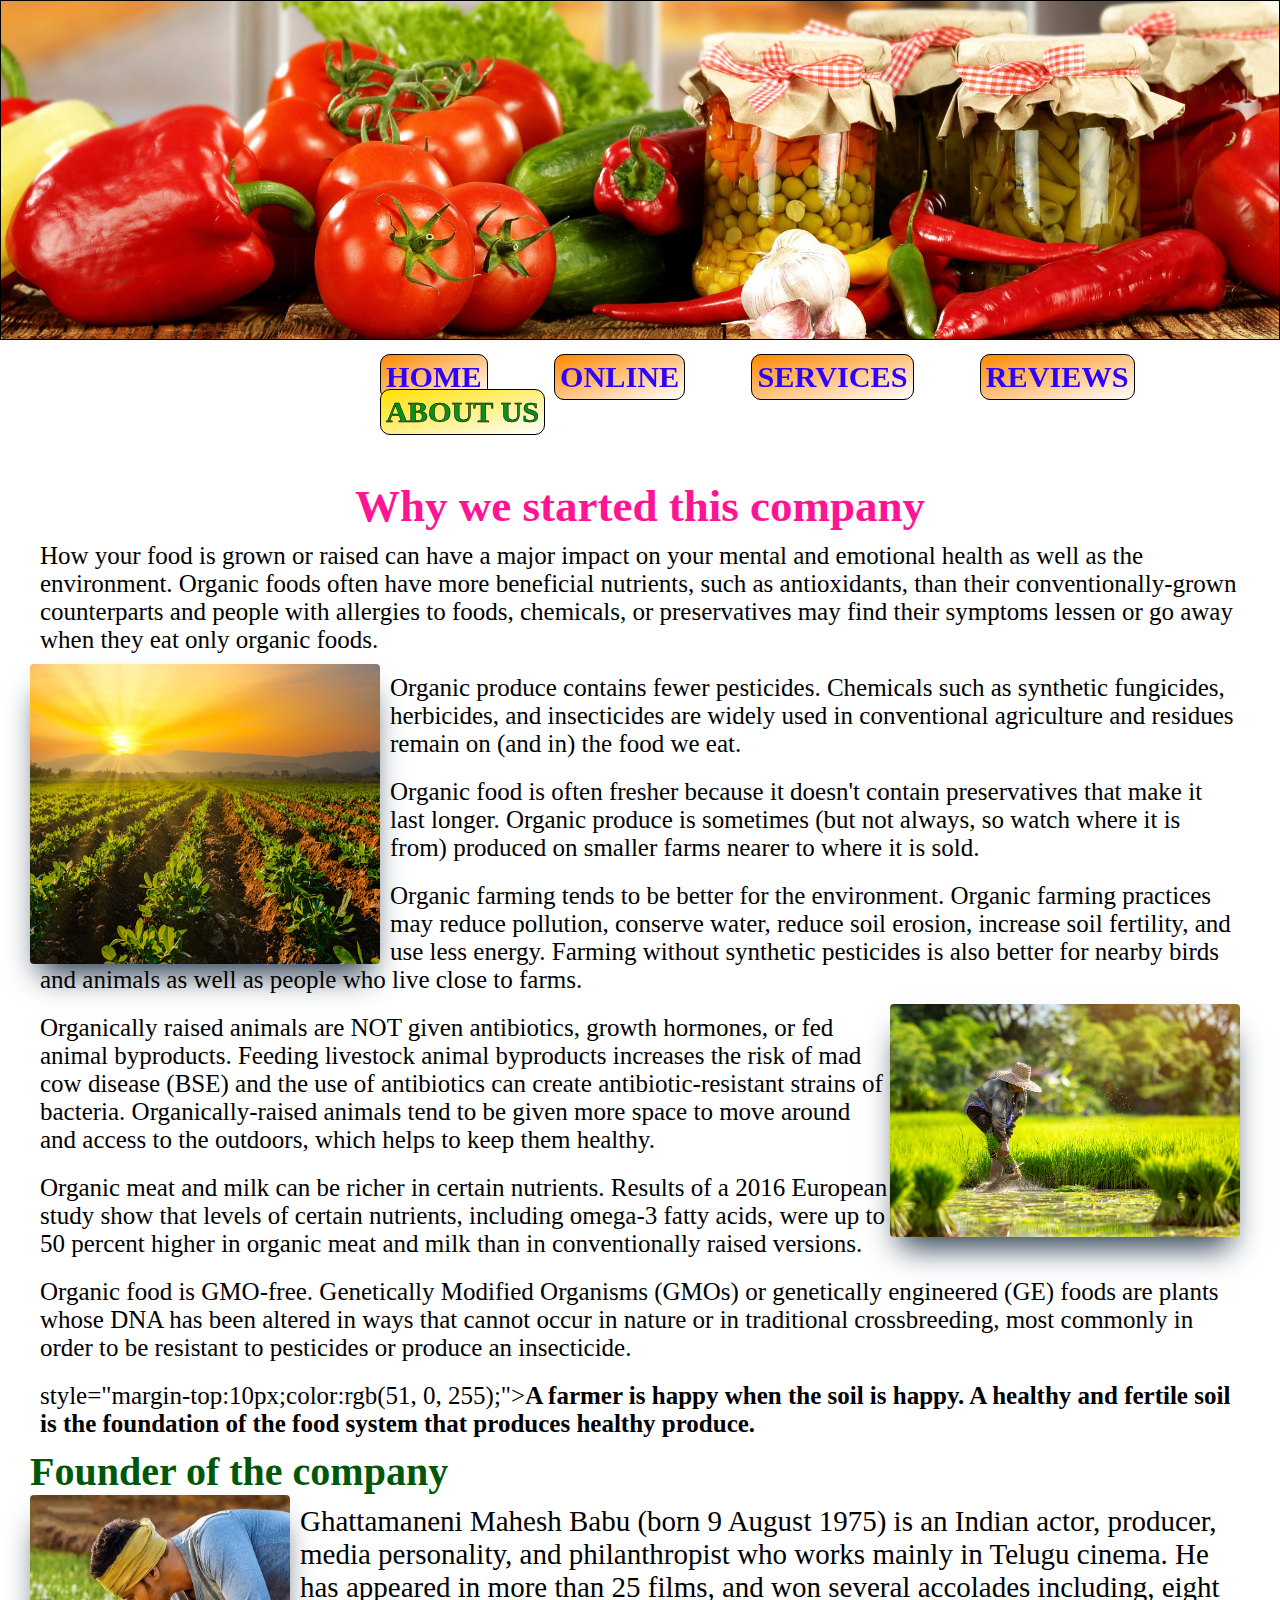
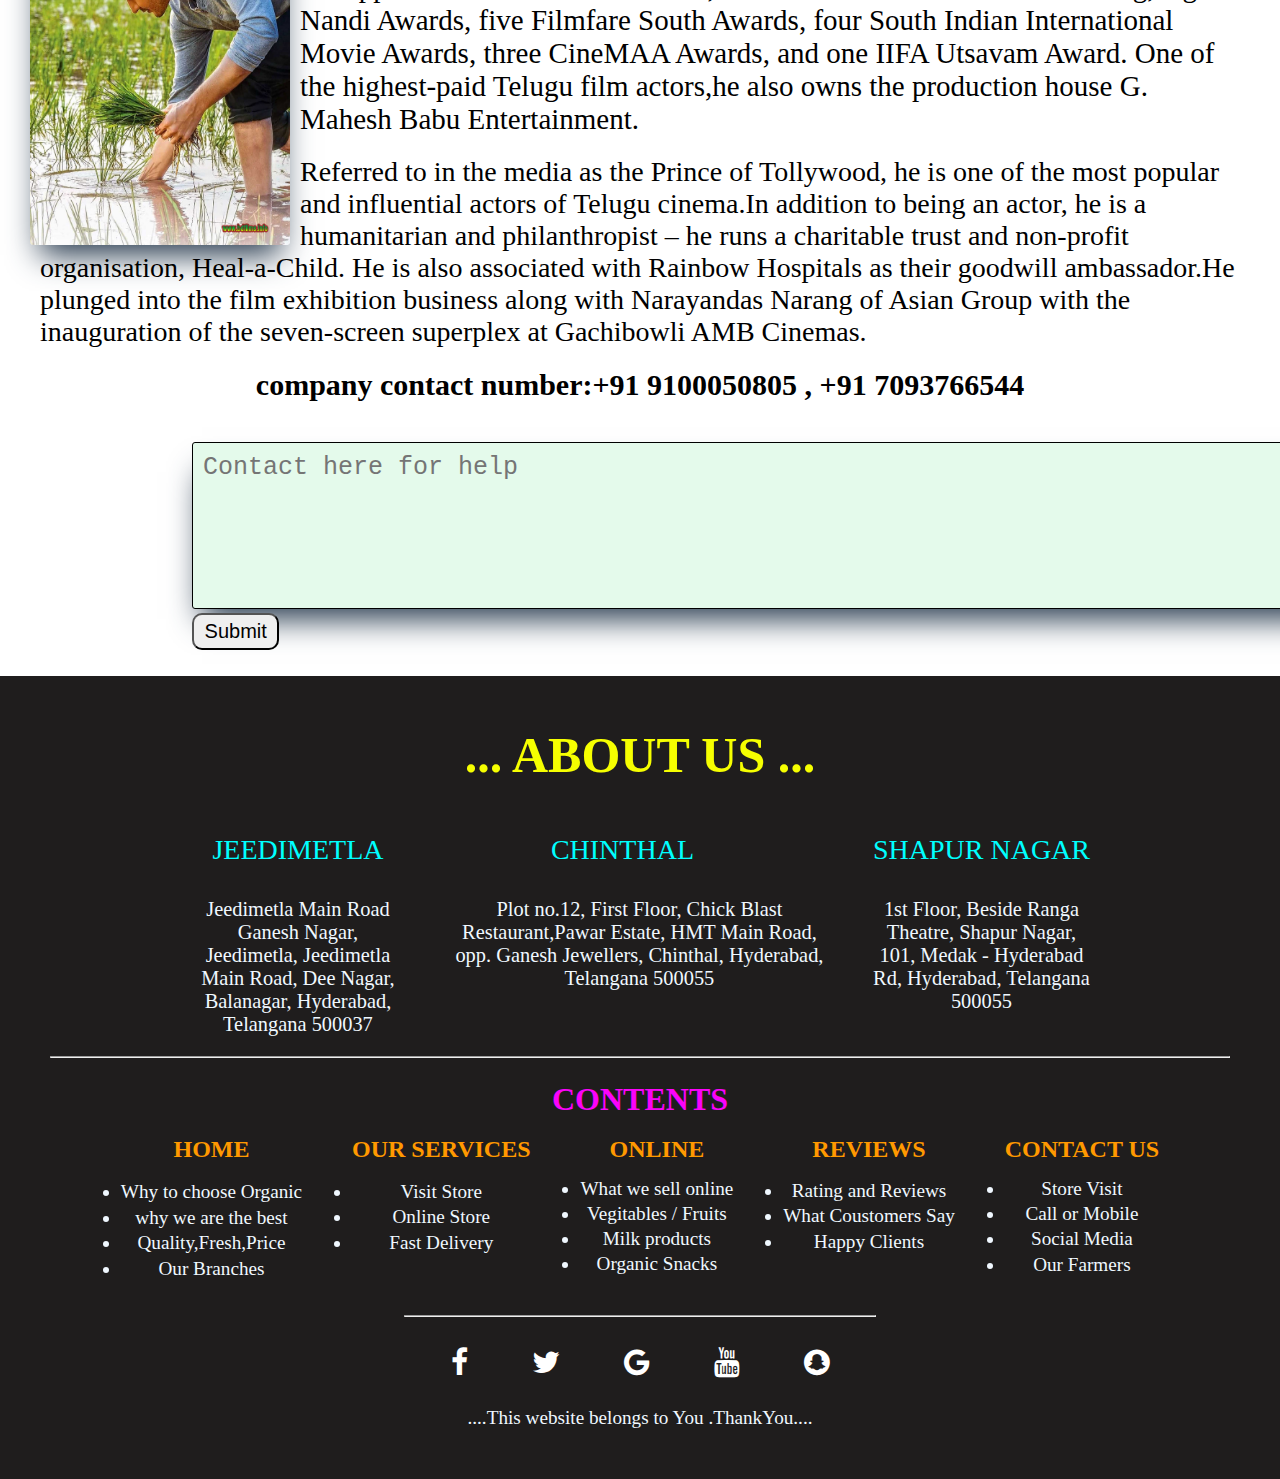
<file: contact.html>
<!DOCTYPE html>
<html lang="en">
<head>
    <meta charset="UTF-8">
    <meta http-equiv="X-UA-Compatible" content="IE=edge">
    <meta name="viewport" content="width=device-width, initial-scale=1.0">
    <title>Document</title>
    <link rel="stylesheet" href="back.css">
    <link rel="stylesheet" href="https://cdnjs.cloudflare.com/ajax/libs/font-awesome/4.7.0/css/font-awesome.min.css">
</head>
<body>
    <div class="demo" style="background-image:url(abtt.jpg.jpg);width:100%;height:340px;">
    </div>

    

    <nav>
        <ul><strong>
            <li><a href="home.html" >HOME</a></li>
            <li><a href="online.html">ONLINE</a></li>
            <li><a href="service.html">SERVICES</a></li>
            <li><a href="reviews.html" >REVIEWS</a></li>
            <li><a href="contact.html" style="color:rgb(8, 145, 26);-webkit-text-stroke:0.5px rgb(0, 0, 0);background-image: linear-gradient(to bottom right,rgb(255, 225, 0),rgb(255, 255, 255));">ABOUT US</a></li>
        
        </strong></ul>
    </nav>
    <div class="cont">
        <h1 style="font-size:45px;color:deeppink;text-align: center;">Why we started this company</h1>
        <p>How your food is grown or raised can have a major impact on your mental and emotional health as well as the environment. Organic foods often have more beneficial nutrients, such as antioxidants, than their conventionally-grown counterparts and people with allergies to foods, chemicals, or preservatives may find their symptoms lessen or go away when they eat only organic foods.</p>
        <img src="conta1.jpeg" style="float:left;">

            <p>Organic produce contains fewer pesticides. Chemicals such as synthetic fungicides, herbicides, and insecticides are widely used in conventional agriculture and residues remain on (and in) the food we eat.</p>
            
            
            <p>Organic food is often fresher because it doesn't contain preservatives that make it last longer. Organic produce is sometimes (but not always, so watch where it is from) produced on smaller farms nearer to where it is sold.</p>
            
            
            <p>Organic farming tends to be better for the environment. Organic farming practices may reduce pollution, conserve water, reduce soil erosion, increase soil fertility, and use less energy. Farming without synthetic pesticides is also better for nearby birds and animals as well as people who live close to farms.</p>
            <img src="conta2.png" style="float:right;height:auto;">
            
            <p>Organically raised animals are NOT given antibiotics, growth hormones, or fed animal byproducts. Feeding livestock animal byproducts increases the risk of mad cow disease (BSE) and the use of antibiotics can create antibiotic-resistant strains of bacteria. Organically-raised animals tend to be given more space to move around and access to the outdoors, which helps to keep them healthy.</p>
            
            
            <p>Organic meat and milk can be richer in certain nutrients. Results of a 2016 European study show that levels of certain nutrients, including omega-3 fatty acids, were up to 50 percent higher in organic meat and milk than in conventionally raised versions.</p>
            
            <p>Organic food is GMO-free. Genetically Modified Organisms (GMOs) or genetically engineered (GE) foods are plants whose DNA has been altered in ways that cannot occur in nature or in traditional crossbreeding, most commonly in order to be resistant to pesticides or produce an insecticide.</p>
            <p> style="margin-top:10px;color:rgb(51, 0, 255);"><strong><b>A farmer is happy when the soil is happy. A healthy and fertile soil is the foundation of the food system that produces healthy produce.</b></strong></P>
                <h1 style="font-size:40px;color:rgb(0, 88, 6);">Founder of the company</h1>
                <img src="conta3.jpeg" style="height:350px;width:260px;float:left;">
                
                <p style="font-size:29px;">Ghattamaneni Mahesh Babu (born 9 August 1975) is an Indian actor, producer, media personality, and philanthropist who works mainly in Telugu cinema. He has appeared in more than 25 films, and won several accolades including, eight Nandi Awards, five Filmfare South Awards, four South Indian International Movie Awards, three CineMAA Awards, and one IIFA Utsavam Award. One of the highest-paid Telugu film actors,he also owns the production house G. Mahesh Babu Entertainment.</p>
                <p style="font-size:28px;">Referred to in the media as the Prince of Tollywood, he is one of the most popular and influential actors of Telugu cinema.In addition to being an actor, he is a humanitarian and philanthropist – he runs a charitable trust and non-profit organisation, Heal-a-Child. He is also associated with Rainbow Hospitals as their goodwill ambassador.He plunged into the film exhibition business along with Narayandas Narang of Asian Group with the inauguration of the seven-screen superplex at Gachibowli AMB Cinemas.</p>

                <p style="font-size:30px;text-align: center;"><b>company contact number:<number>+91 9100050805 , +91 7093766544</number></b></p>
    </div>
    <div class="text" style="margin-left:15%;margin-bottom: 2%;;">
        <form action="mailto:devasandeep2003@gmail.com" method="post">
            <textarea rows="5" cols="75" placeholder="Contact here for help " style="font-size:25px;background-color: rgb(228, 250, 235); padding:10px;color:deeppink;box-shadow: rgb(38, 57, 77) 0px 20px 30px -10px;border:1.7px solid black;border-radius: 3px;;"></textarea>
            <input type="submit" value=" Submit " style="font-size:20px;padding:5px">
        </form>
    </div>



    
        <footer>
            <h1 style="color:rgb(246, 255, 0);font-size:50px;">... ABOUT  US ...</h1><pre>
    
            </pre>
            <div class="foo">
                <div class="ad">
                    <pre style="font-size:28px;font-family:Georgia, 'Times New Roman', Times, serif;color:rgb(0, 255, 255)">JEEDIMETLA
                    </pre>
                    <p>Jeedimetla Main Road Ganesh Nagar, Jeedimetla, Jeedimetla Main Road, Dee Nagar, Balanagar, Hyderabad, Telangana 500037</p>
                </div>
                <div class="ad">
                    <pre style="font-size:28px;font-family:Georgia, 'Times New Roman', Times, serif;color:rgb(0, 255, 255)">               CHINTHAL                    
                    </pre>
                    <p>Plot no.12, First Floor, Chick Blast Restaurant,Pawar Estate, HMT Main Road, opp. Ganesh Jewellers, Chinthal, Hyderabad, Telangana 500055</p>
                </div>
                <div class="ad">
                    <pre style="font-size:28px;font-family:Georgia, 'Times New Roman', Times, serif;color:rgb(0, 255, 255)">SHAPUR NAGAR
                    </pre>
                    <p>1st Floor, Beside Ranga Theatre, Shapur Nagar, 101, Medak - Hyderabad Rd, Hyderabad, Telangana 500055</p>
                </div>
            </div>
            <hr>
            <h1 style="margin-top:2%; color:rgb(250, 3, 250)">CONTENTS</h1>
            <div class="nfoo">
                <div class="flist">
                    <h3>HOME</h3>
                    <ul>
                        <li>Why to choose Organic</li>
                        <li>why we are the best</li>
                        <li>Quality,Fresh,Price</li>
                        <li>Our Branches</li>
    
                    </ul>
                </div>
                <div class="flist">
                    <h3>OUR SERVICES</h3>
                    <ul>
                        <li>Visit Store</li>
                        <li>Online Store</li>
                        <li>Fast Delivery</li>
    
                    </ul>
                </div>
                <div class="flist">
                    <h3>ONLINE</h3>
                    <ul>
                        <li>What we sell online</li>
                        <li>Vegitables / Fruits</li>
                        <li>Milk products</li>
                        <li>Organic Snacks</li>
    
                    </ul>
                </div>
                <div class="flist">
                    <h3>REVIEWS</h3>
                    <ul>
                        <li>Rating and Reviews</li>
                        <li>What Coustomers Say</li>
                        <li>Happy Clients</li>
    
                    </ul>
                </div>
                <div class="flist">
                    <h3>CONTACT US</h3>
                    <ul>
                        <li>Store Visit</li>
                        <li>Call or Mobile</li>
                        <li>Social Media</li>
                        <li>Our Farmers</li>
    
                    </ul>
                </div>
            </div>
            <div class="hrr" style="width:40%;text-align: center;margin-left: 30%;">
                <hr>
    
            </div>
            <div class="social">
                <a href="#" class="fa fa-facebook" style="padding:10px,20px;"></a>
                <a href="#" class="fa fa-twitter"></a>
                <a href="#" class="fa fa-google"></a>
                <a href="#" class="fa fa-youtube"></a>
                <a href="#" class="fa fa-snapchat"></a>
            </div>
            <p>....This website belongs to You .ThankYou....</p>
        </footer>   
</body>
</html>
</file>
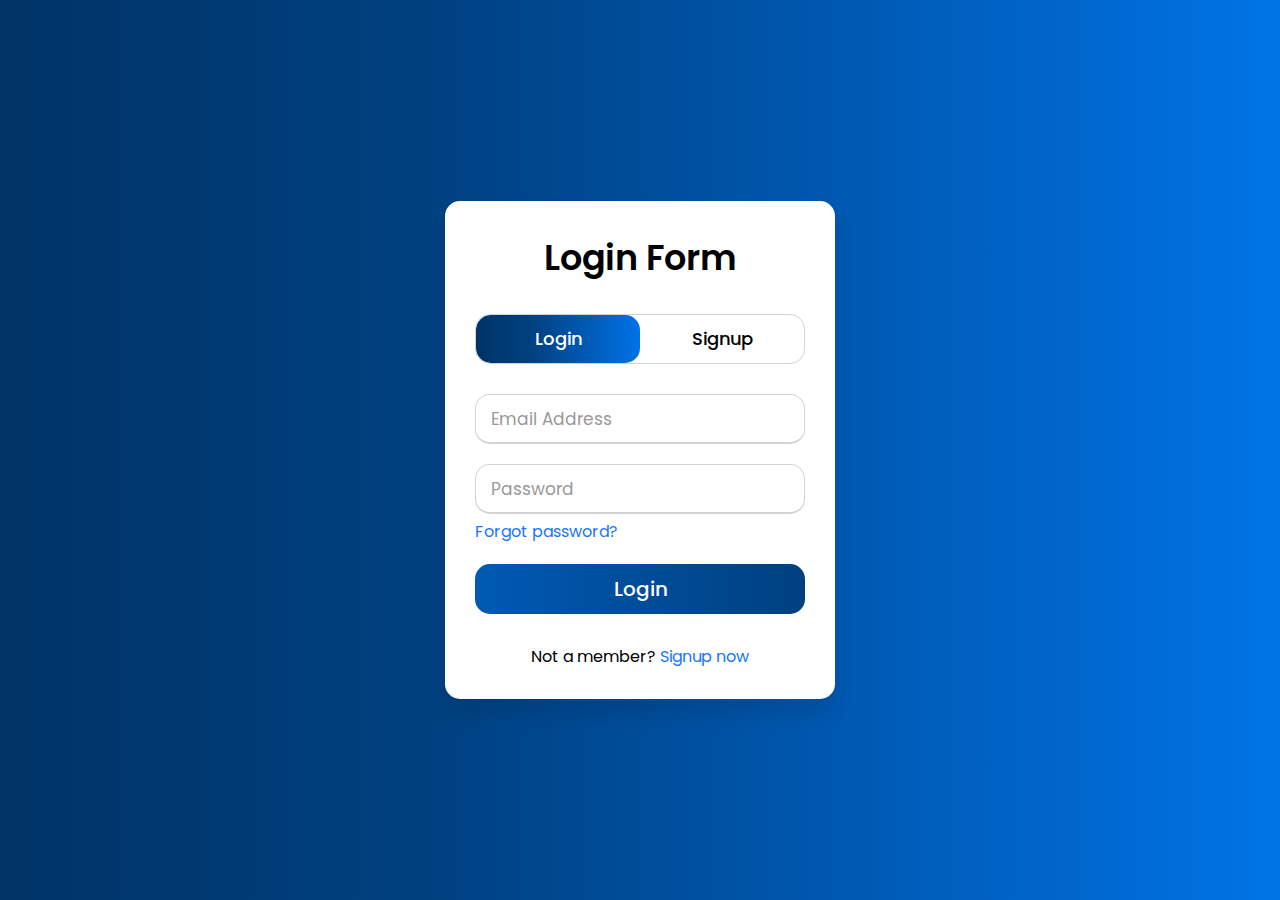
<file: lage.html>
<!DOCTYPE html>
<html lang="en">
<head>
    <meta charset="UTF-8">
    <meta http-equiv="X-UA-Compatible" content="IE=edge">
    <meta name="viewport" content="width=device-width, initial-scale=1.0">
    <title>Document</title>
</head>
<body>
    <link rel="stylesheet" href="log.css">
    <script src="loga.js"></script>
    <div class="wrapper">
        <div class="title-text">
          <div class="title login">Login Form</div>
          <div class="title signup">Signup Form</div>
        </div>
        <div class="form-container">
          <div class="slide-controls">
            <input type="radio" name="slide" id="login" checked>
            <input type="radio" name="slide" id="signup">
            <label for="login" class="slide login" onclick="loger()">Login</label>
            <label for="signup" class="slide signup" id="2"onclick="signb()">Signup</label>
            <div class="slider-tab"></div>
          </div>
          <div class="form-inner">
            <form action="#" class="login" >
              <div class="field">
                <input type="text" placeholder="Email Address" required>
              </div>
              <div class="field">
                <input type="password" placeholder="Password" required>
              </div>
              <div class="pass-link"><a href="#">Forgot password?</a></div>
              <div class="field btn">
                <div class="btn-layer"></div>
                <input type="submit" value="Login">
              </div>
              <div class="signup-link"  >Not a member? <a onclick="signb()">Signup now</a></div>
            </form>

            <form action="#" class="signup"id="1">
              <div class="field">
                <input type="text" placeholder="Email Address" required>
              </div>
              <div class="field">
                <input type="password" placeholder="Password" required>
              </div>
              <div class="field">
                <input type="password" placeholder="Confirm password" required>
              </div>
              <div class="field btn">
                <div class="btn-layer"></div>
                <input type="submit" value="Signup">
              </div>
            </form>
          </div>
        </div>
    </div>
  
</body>
</html>
</file>
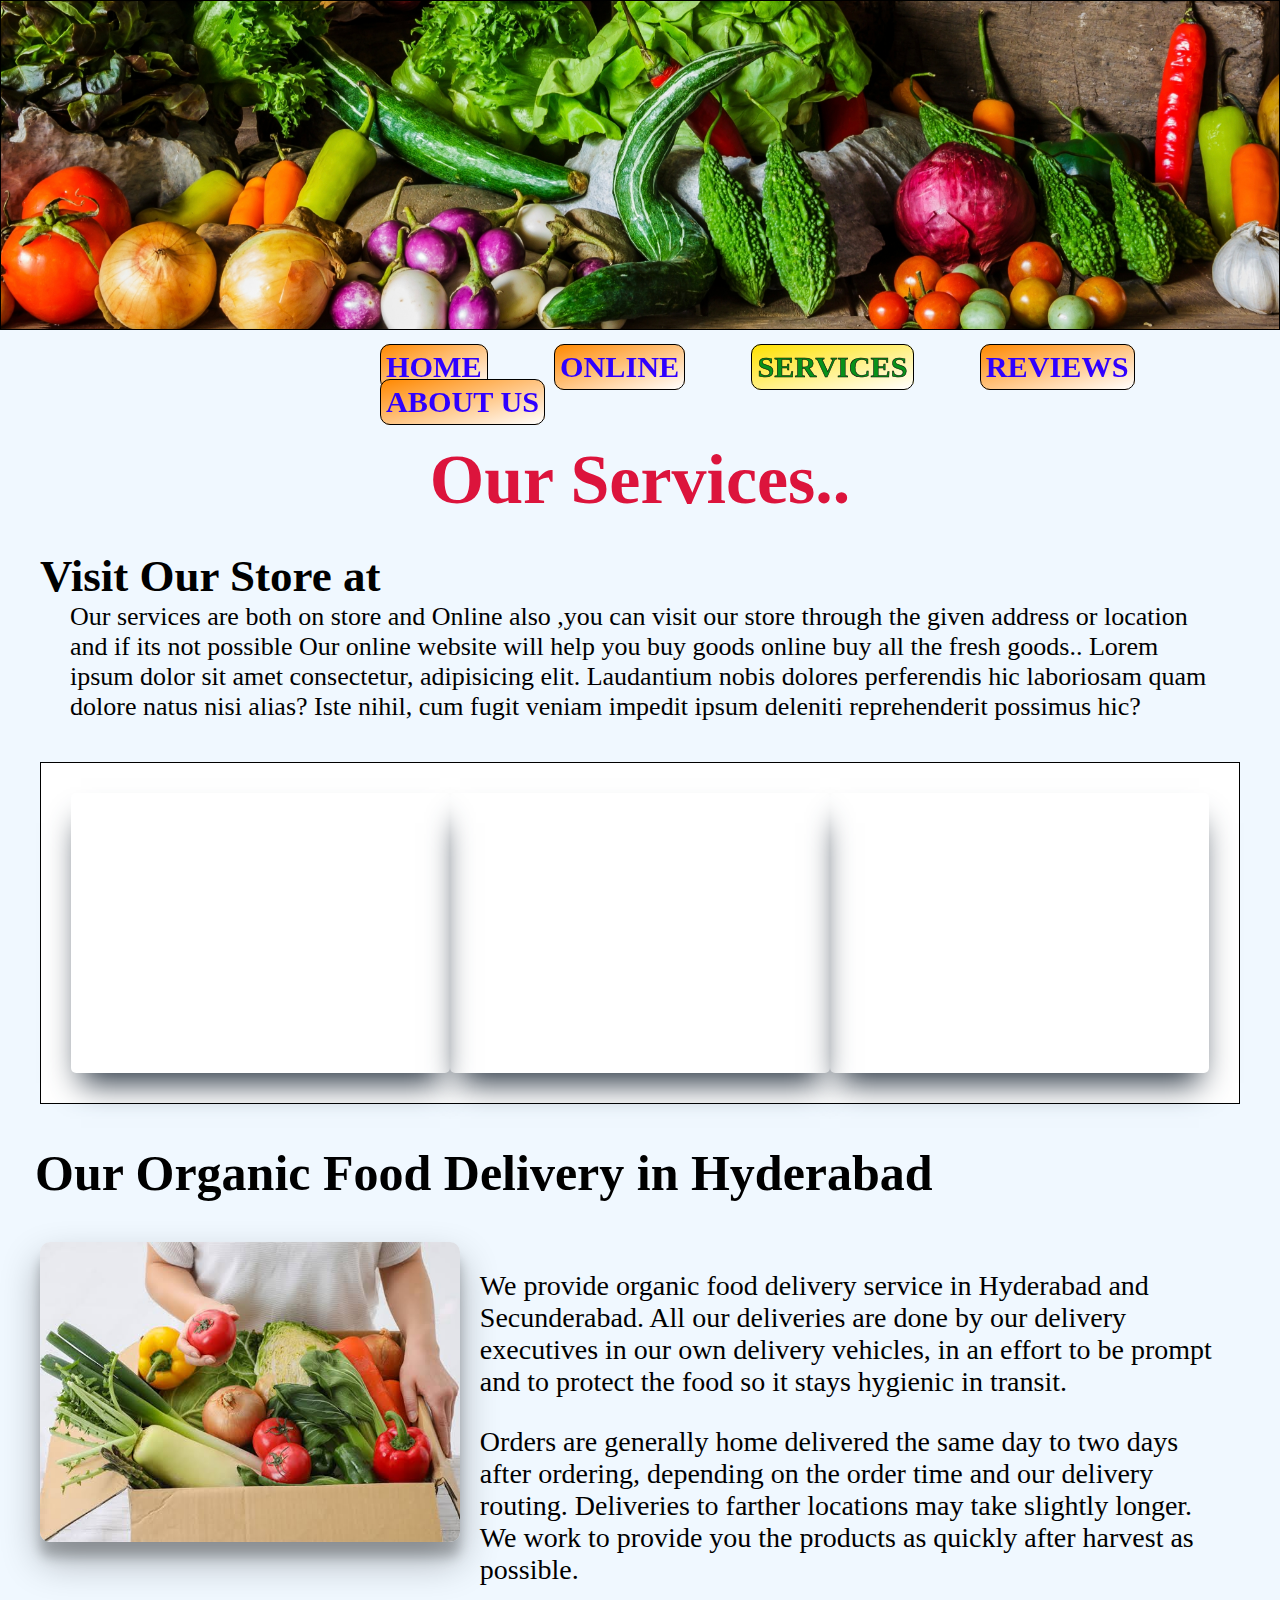
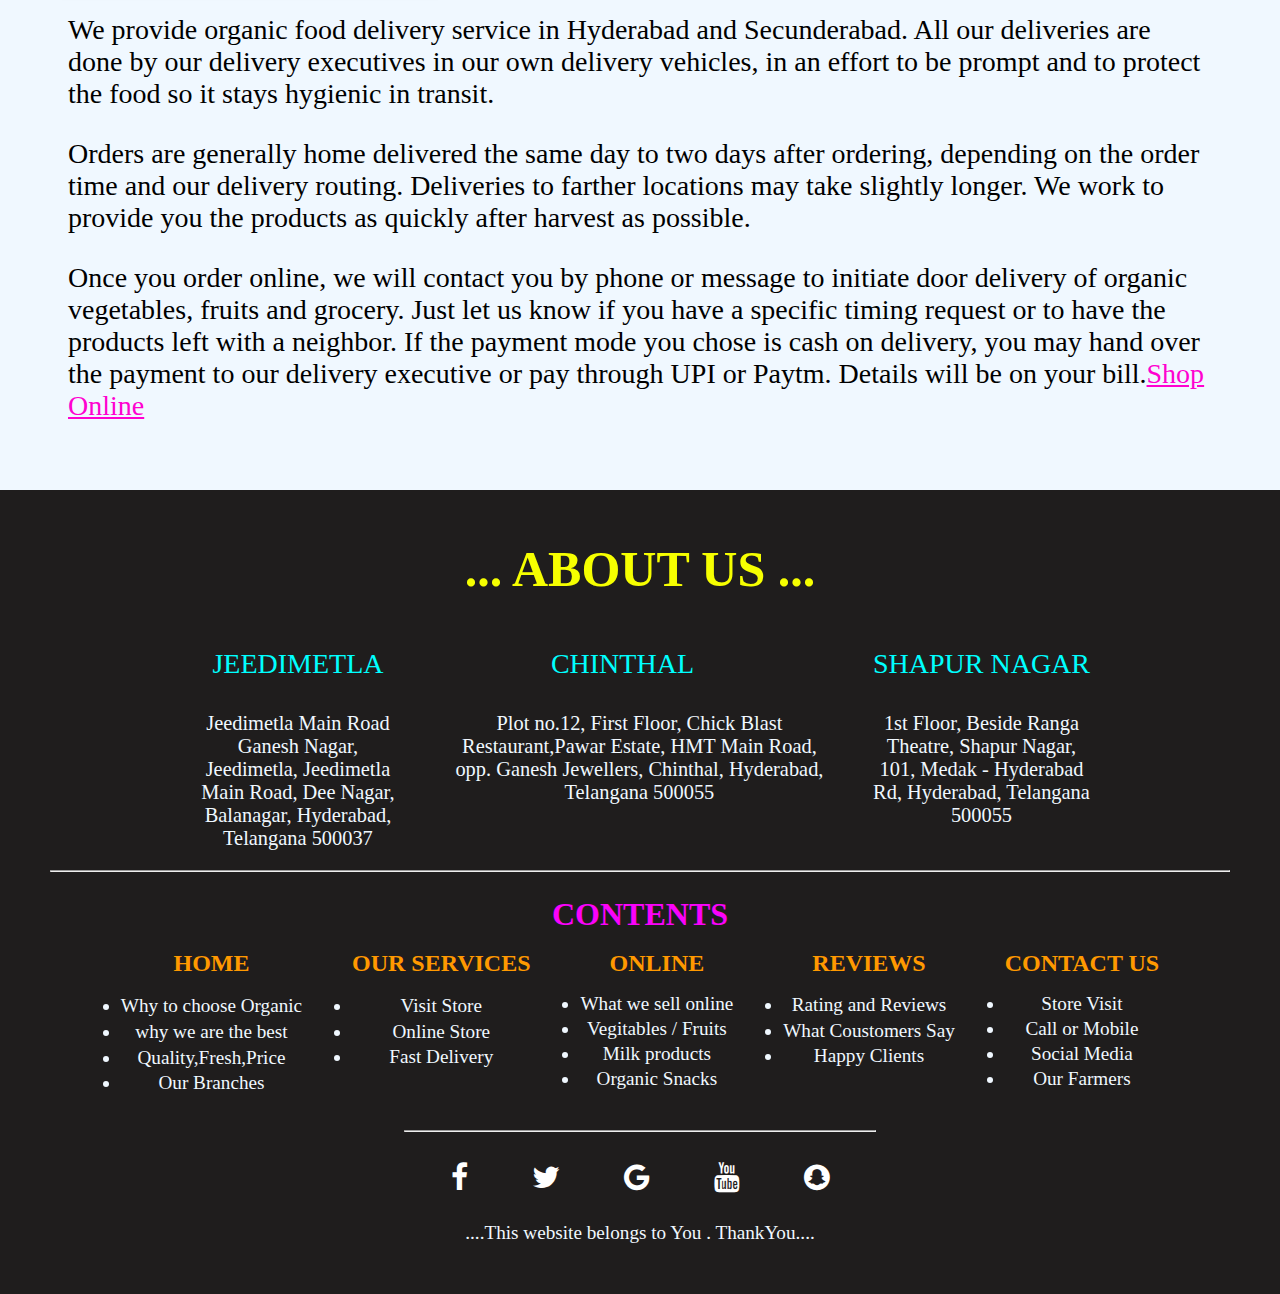
<file: service.html>
<!DOCTYPE html>
<html lang="en">
<head>
    <meta charset="UTF-8">
    <meta http-equiv="X-UA-Compatible" content="IE=edge">
    <meta name="viewport" content="width=device-width, initial-scale=1.0">
    <title>Document</title>
    <link rel="stylesheet" href="back.css">
    <link rel="stylesheet" href="https://cdnjs.cloudflare.com/ajax/libs/font-awesome/4.7.0/css/font-awesome.min.css">
</head>
<body style="background-color:aliceblue">
    <div class="demo" style="background-image:url(ser.jpg.jpg);width:100%;height:330px;"></div> 

    <nav>
        <ul><strong>
            <li><a href="home.html">HOME</a></li>
            <li><a href="online.html">ONLINE</a></li>
            <li><a href="service.html" style="color:rgb(8, 145, 26);-webkit-text-stroke:0.5px rgb(0, 0, 0);background-image: linear-gradient(to bottom right,rgb(255, 225, 0),rgb(255, 255, 255));">SERVICES</a></li>
            <li><a href="reviews.html">REVIEWS</a></li>
            <li><a href="contact.html">ABOUT US</a></li>
        
        </strong></ul>
    </nav>
    
    <strong><h1 style="font-size:70px;padding-bottom: 30px;color:crimson;text-align:center;">Our Services..</h1></strong>
    <h3 style="font-size:45px;margin-left: 40px;">Visit Our Store at</h3>
    <p style="font-size:26px;margin-left:70px;margin-right: 70px;">Our services are both on store and Online also ,you can visit our store through the given address or location and if its not possible Our online website will help you buy goods online buy all the fresh  goods.. Lorem ipsum dolor sit amet consectetur, adipisicing elit. Laudantium nobis dolores perferendis hic laboriosam quam dolore natus nisi alias? Iste nihil, cum fugit veniam impedit ipsum deleniti reprehenderit possimus hic?</p>
    
    <div class="service1" >
        <iframe src="https://www.google.com/maps/embed?pb=!1m18!1m12!1m3!1d3805.3199354038466!2d78.44981481479844!3d17.492234504377066!2m3!1f0!2f0!3f0!3m2!1i1024!2i768!4f13.1!3m3!1m2!1s0x3bcb9041d06d39d5%3A0xc0bcba03e140534e!2sAsian%20Sha%20Shahensha!5e0!3m2!1sen!2sin!4v1666720969198!5m2!1sen!2sin" width="600" height="450" style="border:0;" allowfullscreen="" loading="lazy" referrerpolicy="no-referrer-when-downgrade"></iframe>
        <iframe src="https://www.google.com/maps/embed?pb=!1m18!1m12!1m3!1d98046.82450594979!2d78.41257232841718!3d17.50718526068771!2m3!1f0!2f0!3f0!3m2!1i1024!2i768!4f13.1!3m3!1m2!1s0x3bcb8fb5a8fd39cb%3A0x94d6f13437c77365!2sMalla%20Reddy%20Narayana%20Multispeciality%20Hospital%20-%20Best%20Hospital%20in%20Hyderabad!5e0!3m2!1sen!2sin!4v1666721022531!5m2!1sen!2sin" width="600" height="450" style="border:0;" allowfullscreen="" loading="lazy" referrerpolicy="no-referrer-when-downgrade"></iframe>
        <iframe src="https://www.google.com/maps/embed?pb=!1m18!1m12!1m3!1d97984.45376691308!2d78.39957875652024!3d17.622365090834478!2m3!1f0!2f0!3f0!3m2!1i1024!2i768!4f13.1!3m3!1m2!1s0x3bcb8be1c172b773%3A0xfd855d81cd016ea1!2sVishal%20Prakruthi%20Resorts%20-%20Resort%20for%20Day%20Outing%20in%20Hyderabad!5e0!3m2!1sen!2sin!4v1666721069672!5m2!1sen!2sin" width="600" height="450" style="border:0;" allowfullscreen="" loading="lazy" referrerpolicy="no-referrer-when-downgrade"></iframe>

    </div>
    <h3 style="font-size:50px;margin-left: 35px;">Our Organic Food Delivery in Hyderabad</h3>

    <div class="service2" style="max-width:100%;font-size:28px;margin:20px;padding:20px">
        <img src="ser.jpg.jpeg" style="float:left;height:300px;margin-right:20px;margin-bottom:20px;border-radius:10px;box-shadow: rgba(0, 0, 0, 0.3) 0px 19px 38px, rgba(0, 0, 0, 0.22) 0px 15px 12px;">
        
        <p>We provide organic food delivery service in Hyderabad and Secunderabad. All our deliveries are done by our delivery executives in our own delivery vehicles, in an effort to be prompt and to protect the food so it stays hygienic in transit.</p>
        <p>Orders are generally home delivered the same day to two days after ordering, depending on the order time and our delivery routing. Deliveries to farther locations may take slightly longer. We work to provide you the products as quickly after harvest as possible.</p>
        <p>We provide organic food delivery service in Hyderabad and Secunderabad. All our deliveries are done by our delivery executives in our own delivery vehicles, in an effort to be prompt and to protect the food so it stays hygienic in transit.</p>
        <p>Orders are generally home delivered the same day to two days after ordering, depending on the order time and our delivery routing. Deliveries to farther locations may take slightly longer. We work to provide you the products as quickly after harvest as possible.</p>
        <p>Once you order online, we will contact you by phone or message to initiate door delivery of organic vegetables, fruits and grocery. Just let us know if you have a specific timing request or to have the products left with a neighbor. If the payment mode you chose is cash on delivery, you may hand over the payment to our delivery executive or pay through UPI or Paytm. Details will be on your bill.<a href="online.html" style="color:rgb(255, 1, 208)">Shop Online</a></p>



        </p>
    </div>





    
    
    <footer>
        <h1 style="color:rgb(246, 255, 0);font-size:50px;">... ABOUT  US ...</h1><pre>

        </pre>
        <div class="foo">
            <div class="ad">
                <pre style="font-size:28px;font-family:Georgia, 'Times New Roman', Times, serif;color:rgb(0, 255, 255)">JEEDIMETLA
                </pre>
                <p>Jeedimetla Main Road Ganesh Nagar, Jeedimetla, Jeedimetla Main Road, Dee Nagar, Balanagar, Hyderabad, Telangana 500037</p>
            </div>
            <div class="ad">
                <pre style="font-size:28px;font-family:Georgia, 'Times New Roman', Times, serif;color:rgb(0, 255, 255)">               CHINTHAL                    
                </pre>
                <p>Plot no.12, First Floor, Chick Blast Restaurant,Pawar Estate, HMT Main Road, opp. Ganesh Jewellers, Chinthal, Hyderabad, Telangana 500055</p>
            </div>
            <div class="ad">
                <pre style="font-size:28px;font-family:Georgia, 'Times New Roman', Times, serif;color:rgb(0, 255, 255)">SHAPUR NAGAR
                </pre>
                <p>1st Floor, Beside Ranga Theatre, Shapur Nagar, 101, Medak - Hyderabad Rd, Hyderabad, Telangana 500055</p>
            </div>
        </div>
        <hr>
        <h1 style="margin-top:2%; color:rgb(250, 3, 250)">CONTENTS</h1>
        <div class="nfoo">
            <div class="flist">
                <h3>HOME</h3>
                <ul>
                    <li>Why to choose Organic</li>
                    <li>why we are the best</li>
                    <li>Quality,Fresh,Price</li>
                    <li>Our Branches</li>

                </ul>
            </div>
            <div class="flist">
                <h3>OUR SERVICES</h3>
                <ul>
                    <li>Visit Store</li>
                    <li>Online Store</li>
                    <li>Fast Delivery</li>

                </ul>
            </div>
            <div class="flist">
                <h3>ONLINE</h3>
                <ul>
                    <li>What we sell online</li>
                    <li>Vegitables / Fruits</li>
                    <li>Milk products</li>
                    <li>Organic Snacks</li>

                </ul>
            </div>
            <div class="flist">
                <h3>REVIEWS</h3>
                <ul>
                    <li>Rating and Reviews</li>
                    <li>What Coustomers Say</li>
                    <li>Happy Clients</li>

                </ul>
            </div>
            <div class="flist">
                <h3>CONTACT US</h3>
                <ul>
                    <li>Store Visit</li>
                    <li>Call or Mobile</li>
                    <li>Social Media</li>
                    <li>Our Farmers</li>

                </ul>
            </div>
        </div>
        <div class="hrr" style="width:40%;text-align: center;margin-left: 30%;">
            <hr>

        </div>
        <div class="social">
            <a href="#" class="fa fa-facebook" style="padding:10px,20px;"></a>
            <a href="#" class="fa fa-twitter"></a>
            <a href="#" class="fa fa-google"></a>
            <a href="#" class="fa fa-youtube"></a>
            <a href="#" class="fa fa-snapchat"></a>
        </div>
        <p>....This website belongs to You . ThankYou....</p>
    </footer>
</body>
</html>
</file>
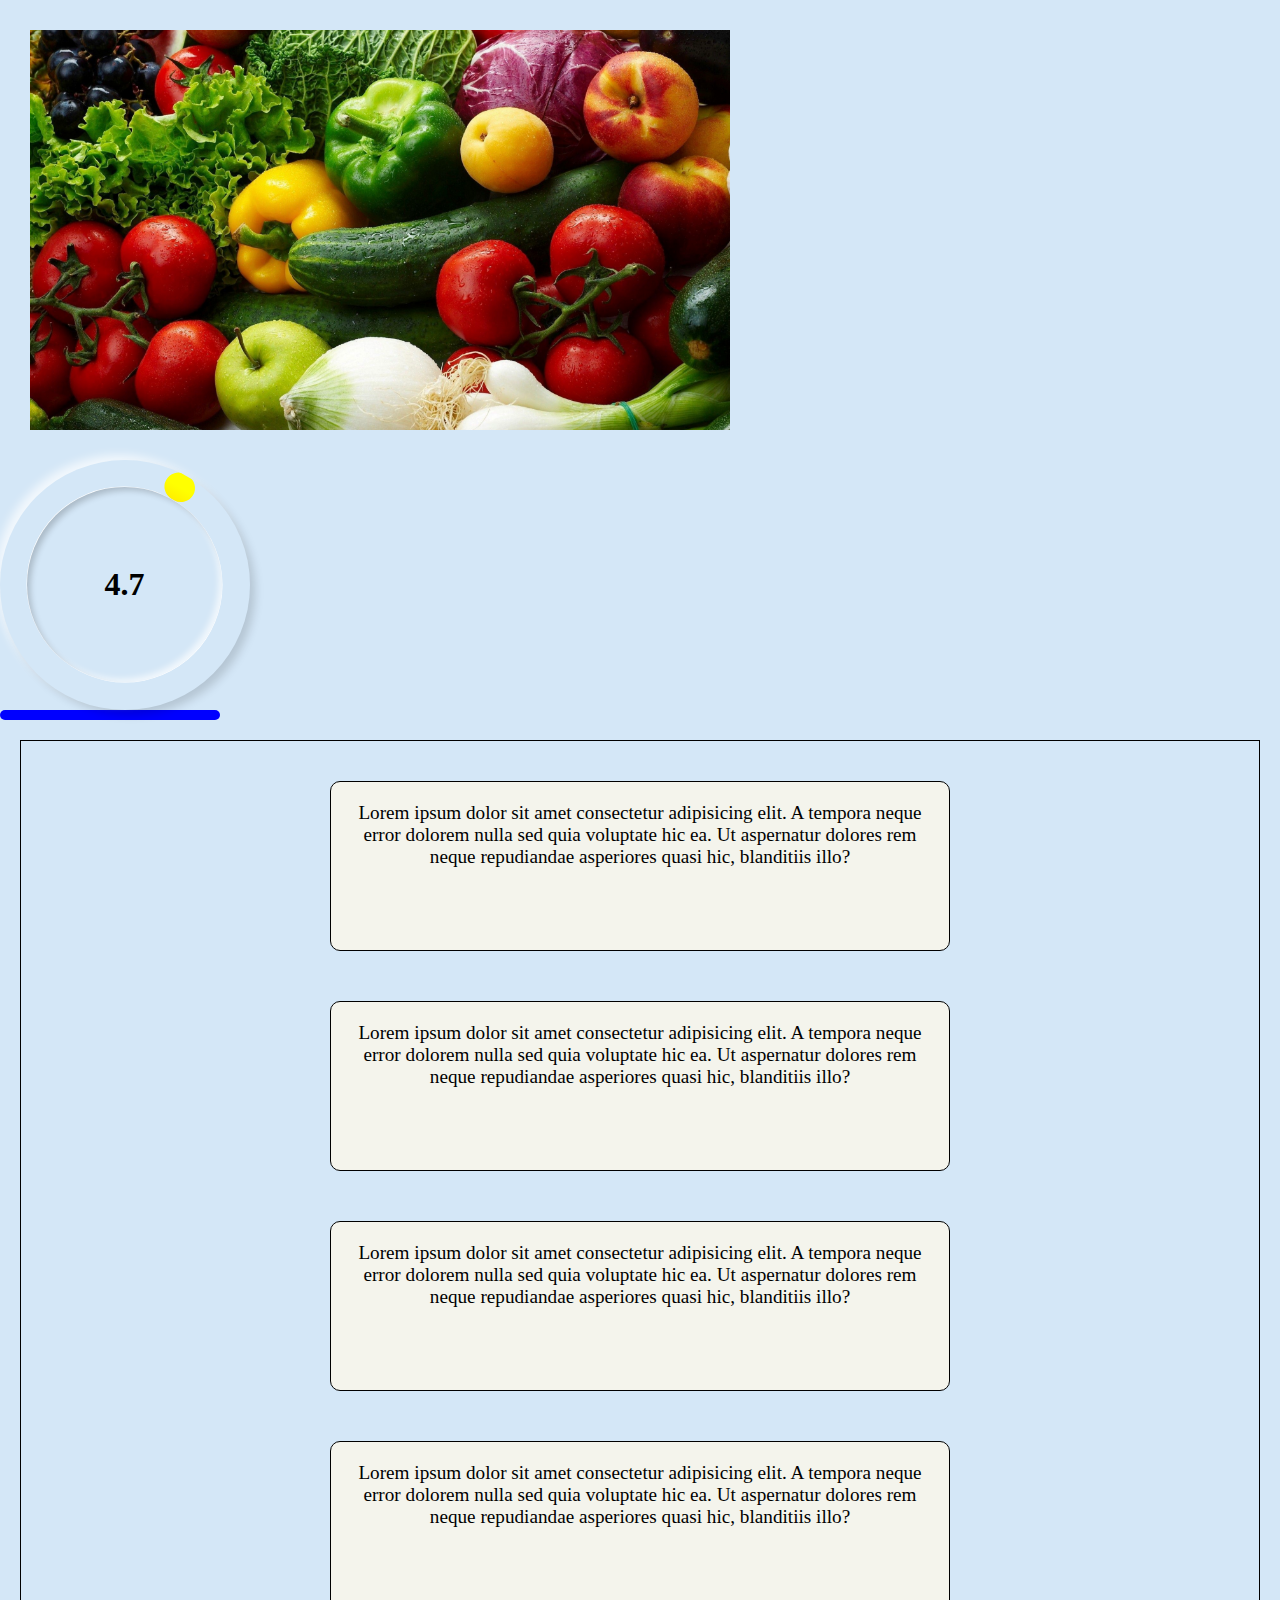
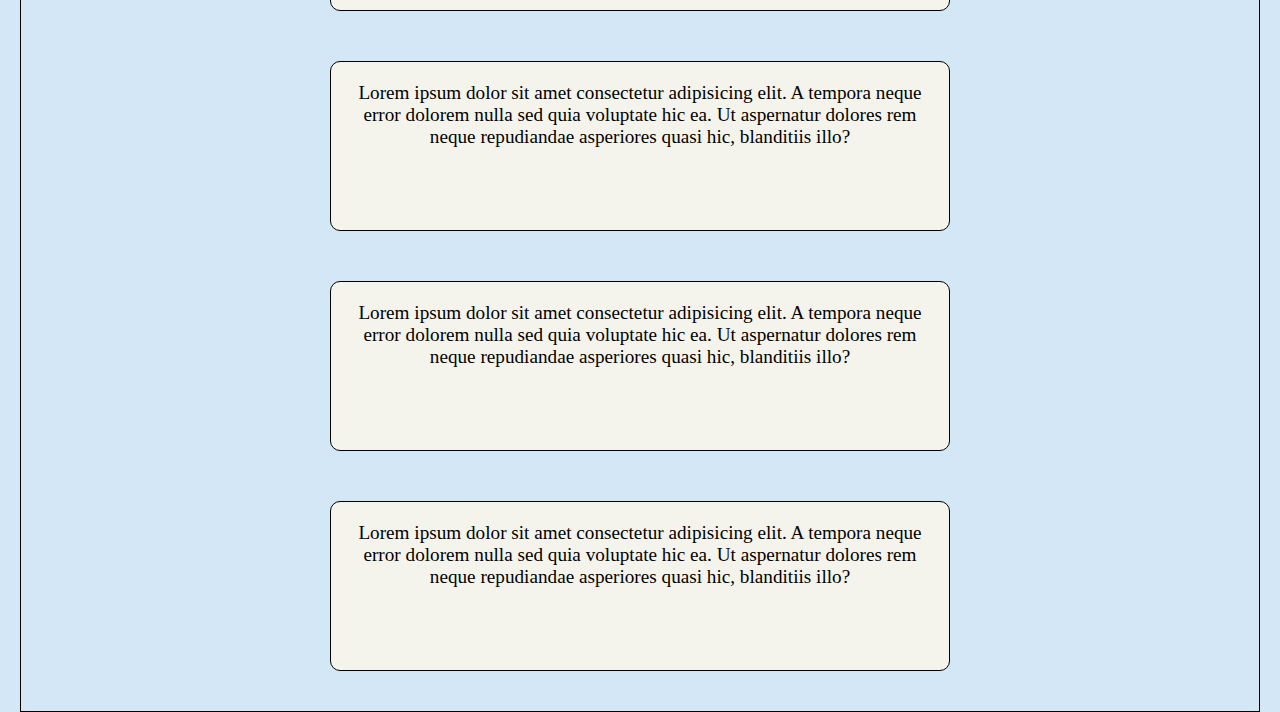
<file: test.html>
<!DOCTYPE html>
<html lang="en">
<head>
    <meta charset="UTF-8">
    <meta http-equiv="X-UA-Compatible" content="IE=edge">
    <meta name="viewport" content="width=device-width, initial-scale=1.0">
    <title>Document</title>
    <link rel="stylesheet" href="test.css">

</head>
<body background-image:linear-gradient(rgba(0, 252, 25, 0.321),rgba(64, 4, 73, 0.3))>
    <!-- <form action="action.js">
        <textarea rows="10" cols="45" placeholder="Give some reviews" style="font-size:20px;"></textarea>
        <input type="submit" value="submit">
    </form> -->
    <div class="sand" style="background-image:url(hola.jpg)">

    </div>
    <div class="skill">
        <div class="outer">
            <div class="inner">
                <div id="number">
                    4.7 
                </div>
            </div>
        </div>
        <svg xmlns="http://www.w3.org/2000/svg" version="1.1" width="250px" height="250px">
            <defs>
               <linearGradient id="GradientColor">
                  <stop offset="0%" stop-color="red" />
                  <stop offset="100%" stop-color="yellow" />
               </linearGradient>
            </defs>
            <circle cx="125" cy="125" r="112" stroke-linecap="round" />
        </svg>
    
    </div>

    <div class="f">
        
    </div>
    
    <div class="comments">
        <p>Lorem ipsum dolor sit amet consectetur adipisicing elit. A tempora neque error dolorem nulla sed quia voluptate hic ea. Ut aspernatur dolores rem neque repudiandae asperiores quasi hic, blanditiis illo?</p>
        <p>Lorem ipsum dolor sit amet consectetur adipisicing elit. A tempora neque error dolorem nulla sed quia voluptate hic ea. Ut aspernatur dolores rem neque repudiandae asperiores quasi hic, blanditiis illo?</p>
        <p>Lorem ipsum dolor sit amet consectetur adipisicing elit. A tempora neque error dolorem nulla sed quia voluptate hic ea. Ut aspernatur dolores rem neque repudiandae asperiores quasi hic, blanditiis illo?</p>
        <p>Lorem ipsum dolor sit amet consectetur adipisicing elit. A tempora neque error dolorem nulla sed quia voluptate hic ea. Ut aspernatur dolores rem neque repudiandae asperiores quasi hic, blanditiis illo?</p>
        <p>Lorem ipsum dolor sit amet consectetur adipisicing elit. A tempora neque error dolorem nulla sed quia voluptate hic ea. Ut aspernatur dolores rem neque repudiandae asperiores quasi hic, blanditiis illo?</p>
        <p>Lorem ipsum dolor sit amet consectetur adipisicing elit. A tempora neque error dolorem nulla sed quia voluptate hic ea. Ut aspernatur dolores rem neque repudiandae asperiores quasi hic, blanditiis illo?</p>
        <p>Lorem ipsum dolor sit amet consectetur adipisicing elit. A tempora neque error dolorem nulla sed quia voluptate hic ea. Ut aspernatur dolores rem neque repudiandae asperiores quasi hic, blanditiis illo?</p>
    </div>






    <!-- <img src="ho.jpg" style="width:100%;padding:0%;margin:0%;">
    <h1>Hi Iam Sandeep</h1>
    <img src="logo.png" class="logo" style="height:290px">
    <div class="hero">
        <p>Hello iam poara in sisde first c;lass hero</p>
        <h3>header ofr fun</h3>
        <button>BUTTON</button>
        <div class="link">
            <a href="https:\\www.google.com">GOOGLE</a>
            <div class="social">
                <a href="https:\\www.youtube.com">YOUTUBE</a>
                <p>social para</p>
                <img src="https://m.media-amazon.com/images/I/41e3YGKg-3L.jpg" alt="random">
            </div>
        </div>
    </div>
    <div class="d">
        <div class="ad"> </div>
        <div class="ad"> </div>
        <div class="ad"> </div>
        <div class="ad"> </div>
    </div>
    <img src="ho.jpg" style="width:100%;padding:0%;margin:0%;">
    <img src="ho.jpg" style="width:100%;padding:0%;margin:0%;"> -->
</body>
</html>
</file>
<file: back.css>
*{
    margin: 0;
    padding: 0;
    box-sizing: border-box;

}
body{
    max-width:100%;
    
}
/* -------------------footer------------------ */
footer{
    background-color: rgb(31, 29, 29);
    padding:50px;
    text-align: center;
    align-items: center;
    color: aliceblue;
    width:100%;
}
.foo{
    display:flex;
    margin-left:100px;
    margin-right: 100px;
    padding:20px;
    justify-content: space-between;
}
.ad{
    padding-left: 20px;
    padding-right:20px;
    justify-content: space-between;
    font-size: 17px;
    
}
.nfoo{
    margin-top:1.5%;
    display:flex;
    justify-content: space-between;
    margin-left: 6%;
    margin-right: 6%;
    margin-bottom: 3%;

}
.nfoo .flist h3{
    margin-bottom:10%;
    font-size:x-large;
    color:rgb(255, 153, 0);
}
.nfoo .flist ul li{
    margin-top: 2%;
    font-size:larger;
}
.social a{
    text-decoration: none;
    color:white;
    margin:20px;
    font-size: 30px;
    padding:10px;

}
footer p{
    font-size: larger;
}

/* ----------start img---------- */
.demo{
    width:100%;
    height:350px;
    background-size:cover;
    background-position: center;
    background-repeat: no-repeat;
    background-color: azure;
    border:0.2px solid black;
    align-items:center;
    text-align:center;
    animation-name: slider;
    animation-duration: 15s;
    animation-iteration-count: infinite;
    animation-timing-function: ease-in-out;
    animation-delay: 6s;
     
   }

   @keyframes slider{
    
    25%{
        animation-delay:10s;
        background-image:url(slider2.jpg);
        animation-delay: 10s;
    }
    65%{
        animation-delay:10s;
        background-image:url(slider3.jpg);
        animation-delay: 10s;
    }
}
   
   img{
        position:center;
   }

/* -------------anchor tags in pages---------- */

nav{
    
    position:sticky;
    top:0;
    margin-left:300px;
    padding:20px;
    display:flex;
    align-items:center;
   justify-content:space-between; 
   font-size: 25px;
   
   }

   nav ul li{
    list-style: none;
    display:inline-block;
    margin-left:60px;
    

}
ul li a{ 
    color:rgb(47, 0, 255);
    font-size:0.8cm;
    text-decoration:none;
    border:1px solid black;
    padding:5px;
    border-radius: 10px;
    background-image: linear-gradient(to bottom right,rgb(255, 136, 0),rgb(255, 255, 255));

} 
ul li a:hover{
    color:rgb(47,0,255);
    transform: scale(1.05);
    -webkit-text-stroke:0.5px black;
    font-size:1.05cm;
}

/* -----------------home setter-------------- */

.home1{
    margin:45px;
    font-size:26px;

}

.home2{
    margin-left:45px;
    font-size: 29px;;
}

.qual{
    margin:30px;
    
}
.home1 h3{
    font-size: 40px;
    padding-bottom: 5px;
    font-weight:bolder;
    margin-bottom: 8px;
    color:rgb(255, 0, 217);
    margin-top: 20px;
    text-decoration: underline;
    text-decoration-thickness:3px;
    text-decoration-color: deeppink;
    

}
.qual img{
    height:150px;
    margin:14px;
    border-radius: 10px;
    
}
.qual .q1,.qual .q2{
    border: 2px solid black;
    border-radius: 15px;
    margin-top: 20px;
    margin-bottom: 10px;
    height:180px;
    width:1100px;
    margin-left:5%;
}
.qual .q1 img,.qual .q2 img{
    float:left;
}
.qual .q1 p,.qual .q2 p{
    padding:15px;
    font-size:25px;
}
.home1 img:hover{
    transform: scale(1.05);
}
.h22 img:hover{
    transform: scale(1.05);
}

/* ---------------services block start --------------- */
.service1 iframe {
    height:280px;
    width:450px;
    border-radius: 5px;
    border:1px solid black;
    box-shadow: rgb(42, 54, 67) 0px 20px 30px -10px;
    
}
.service1 iframe:hover{
    transform: scale(1.05);
}
.service1{
    display:flex;
    justify-content: space-between;
    margin:40px;
    padding:30px;
    border:1.5px solid black;
    background-color: white;
}
.service2 p{
    margin:28px;

}
.service2 img:hover{
    transform: scale(1.05);
}
/* ------------------contact block started------------------- */
.cont{
    margin:30px;
}
.cont p{
    padding:10px;
    font-size: 25px;
}
.cont img{
    height:300px;
    width:350px;
    margin-right: 10px;
    box-shadow: rgb(38, 57, 77) 0px 20px 30px -10px;
    border-radius: 4px;

}
/* -----------------------reviews block started----------------------- */
.skill{
    width: 250px;
    height: 250px;
    /* background-color: blue; */
    position:relative;
}
.outer{
    
    height:250px;
    width:250px;
    /* border:1px solid red; */
    border-radius: 50%;
    padding:27px;
    box-shadow:6px 6px 10px -1px rgba(0,0,0,0.15),-6px -6px 10px -1px rgba(255,255,255,0.7);

}
.inner{
    height: 195px;
    width: 195px;
    display:flex;
    align-items: center;
    justify-content: center;
    /* border:1px solid red; */
    border-radius: 50%;
    box-shadow: inset 4px 4px 6px -1px rgba(0,0,0,0.2), inset -4px -4px 6px -1px rgba(255,255,255,0.7) , -0.5px -0.5px 0px rgba(255,255,255,1) , 0.5px 0.5px 0px rgba(255,255,255,1);


}
#number{
    font-weight: 600;
    font-size: 55px;
    color:black;
    
}
circle{
    fill:none;
    stroke:url(#GradientColor);
    stroke-width: 28px;
    stroke-dasharray: 700;
    stroke-dashoffset:700;
    animation: anim 1.8s linear forwards;
    animation-delay: 0.5s;
}
svg{
    position: absolute;
    top: 0;
    left: 0;
    transform:rotateZ(-60deg);

}
@keyframes anim{
    100%{
        stroke-dashoffset: 90;
    }


}
.f{
    height:24px;
    width:0px;
    background-color: gold;
    border-radius:15px;
    margin:10px;
    animation-name: lin;
    animation-duration: 2s;
    animation-fill-mode: forwards;
    animation-delay: 0.5s;
}
@keyframes lin {
    from{
        width:0px;
    }
    to{
        width:300px;
    }
    
}
.checked {
    color: orange;
  }

input[type="submit"]{
    border-radius: 10px;
}
input[type="submit"]:hover{
    transform: scale(1.2);
    background-color:rgb(223, 223, 252);
}
textarea:hover{
    transform: scale(1.1);
}
.comments{
    margin:20px;
    padding:15px;
    display:flex;
    flex-wrap: wrap;
    align-items: center;
    justify-content: center;
    
}
.comments p{
    padding:10px;
    text-align: center;
    border:1px solid black;
    margin:25px;
    height:180px;
    width:660px;
    padding-top: 20px;
    border-radius: 10px;
    background-color: rgb(255, 244, 183);
    font-size: larger;


}
.comments p:hover{
    transform: scale(1.03);
    background-color:rgb(255, 242, 254);
    box-shadow: rgb(42, 54, 67) 0px 20px 30px -10px;;
}
.comments p img{
    height:55px;
    width:55px;
    border-radius: 50px;
    float: left;
}

/* -----------------online dummy setter------------- */
.vega{
    margin:30px;
    margin-top:0px;
    padding:20px;
    display: flex;
    flex-wrap: wrap;
    text-align: center;
    align-items: center;
    justify-content: space-between;
}
.tables{
    height:285px;
    width:230px;
    background-color: rgb(195, 255, 255);
    margin:10px;
    margin-bottom: 50px;
    border:1px solid black;
    border-radius: 5px;
}
.tables:hover{
    transform: scale(1.08);
    box-shadow: rgb(42, 54, 67) 0px 20px 30px -10px;

}
.tables img{
    height:190px;
    width: 190px;
    margin:15px;
    border-radius: 10px;
    margin-top: 10px;

}
.tables button{
    padding:10px;
    margin:5px;
    margin-top: -10px;
    text-align: center;
    font-size: 16px;
    padding-top: 3px;
    padding-bottom: 3px;
    border-radius: 7px;
}
.tables button:hover{
    transform: scale(1.05);
    background-color: lavender;
}
.tables p{
    font-size: 30px;
}
</file>
<file: log.css>
@import url('https://fonts.googleapis.com/css?family=Poppins:400,500,600,700&display=swap');
*{
  margin: 0;
  padding: 0;
  box-sizing: border-box;
  font-family: 'Poppins', sans-serif;
}
html,body{
  display: grid;
  height: 100%;
  width: 100%;
  place-items: center;
  background: -webkit-linear-gradient(left, #003366,#004080,#0059b3
, #0073e6);
}
::selection{
  background: #1a75ff;
  color: #fff;
}
.wrapper{
  overflow: hidden;
  max-width: 390px;
  background: #fff;
  padding: 30px;
  border-radius: 15px;
  box-shadow: 0px 15px 20px rgba(0,0,0,0.1);
}
.wrapper .title-text{
  display: flex;
  width: 200%;
}
.wrapper .title{
  width: 50%;
  font-size: 35px;
  font-weight: 600;
  text-align: center;
  transition: all 0.6s cubic-bezier(0.68,-0.55,0.265,1.55);
}
.wrapper .slide-controls{
  position: relative;
  display: flex;
  height: 50px;
  width: 100%;
  overflow: hidden;
  margin: 30px 0 10px 0;
  justify-content: space-between;
  border: 1px solid lightgrey;
  border-radius: 15px;
}
.slide-controls .slide{
  height: 100%;
  width: 100%;
  color: #fff;
  font-size: 18px;
  font-weight: 500;
  text-align: center;
  line-height: 48px;
  cursor: pointer;
  z-index: 1;
  transition: all 0.6s ease;
}
.slide-controls label.signup{
  color: #000;
}
.slide-controls .slider-tab{
  position: absolute;
  height: 100%;
  width: 50%;
  left: 0;
  z-index: 0;
  border-radius: 15px;
  background: -webkit-linear-gradient(left,#003366,#004080,#0059b3
, #0073e6);
  transition: all 0.6s cubic-bezier(0.68,-0.55,0.265,1.55);
}
input[type="radio"]{
  display: none;
}
#signup:checked ~ .slider-tab{
  left: 50%;
}
#signup:checked ~ label.signup{
  color: #fff;
  cursor: default;
  user-select: none;
}
#signup:checked ~ label.login{
  color: #000;
}
#login:checked ~ label.signup{
  color: #000;
}
#login:checked ~ label.login{
  cursor: default;
  user-select: none;
}
.wrapper .form-container{
  width: 100%;
  overflow: hidden;
}
.form-container .form-inner{
  display: flex;
  width: 200%;
}
.form-container .form-inner form{
  width: 50%;
  transition: all 0.6s cubic-bezier(0.68,-0.55,0.265,1.55);
}
.form-inner form .field{
  height: 50px;
  width: 100%;
  margin-top: 20px;
}
.form-inner form .field input{
  height: 100%;
  width: 100%;
  outline: none;
  padding-left: 15px;
  border-radius: 15px;
  border: 1px solid lightgrey;
  border-bottom-width: 2px;
  font-size: 17px;
  transition: all 0.3s ease;
}
.form-inner form .field input:focus{
  border-color: #1a75ff;
  /* box-shadow: inset 0 0 3px #fb6aae; */
}
.form-inner form .field input::placeholder{
  color: #999;
  transition: all 0.3s ease;
}
form .field input:focus::placeholder{
  color: #1a75ff;
}
.form-inner form .pass-link{
  margin-top: 5px;
}
.form-inner form .signup-link{
  text-align: center;
  margin-top: 30px;
}
.form-inner form .pass-link a,
.form-inner form .signup-link a{
  color: #1a75ff;
  text-decoration: none;
}
.form-inner form .pass-link a:hover,
.form-inner form .signup-link a:hover{
  text-decoration: underline;
}
form .btn{
  height: 50px;
  width: 100%;
  border-radius: 15px;
  position: relative;
  overflow: hidden;
}
form .btn .btn-layer{
  height: 100%;
  width: 300%;
  position: absolute;
  left: -100%;
  background: -webkit-linear-gradient(right,#003366,#004080,#0059b3
, #0073e6);
  border-radius: 15px;
  transition: all 0.4s ease;;
}
form .btn:hover .btn-layer{
  left: 0;
}
form .btn input[type="submit"]{
  height: 100%;
  width: 100%;
  z-index: 1;
  position: relative;
  background: none;
  border: none;
  color: #fff;
  padding-left: 0;
  border-radius: 15px;
  font-size: 20px;
  font-weight: 500;
  cursor: pointer;
}
</file>
<file: test.css>
*{
    padding:0%;
    margin:0%;
    box-sizing: border-box;
}
body{
    background-color: rgb(212, 231, 247);
    height:100vh;
    align-items: center;
    justify-content: center;
}
.skill{
    width: 250px;
    height: 250px;
    /* background-color: blue; */
    position:relative;
}
.outer{
    
    height:250px;
    width:250px;
    /* border:1px solid red; */
    border-radius: 50%;
    padding:27px;
    box-shadow:6px 6px 10px -1px rgba(0,0,0,0.15),-6px -6px 10px -1px rgba(255,255,255,0.7);

}
.inner{
    height: 195px;
    width: 195px;
    display:flex;
    align-items: center;
    justify-content: center;
    /* border:1px solid red; */
    border-radius: 50%;
    box-shadow: inset 4px 4px 6px -1px rgba(0,0,0,0.2), inset -4px -4px 6px -1px rgba(255,255,255,0.7) , -0.5px -0.5px 0px rgba(255,255,255,1) , 0.5px 0.5px 0px rgba(255,255,255,1);


}
#number{
    font-weight: 600;
    font-size: xx-large;
    color:black;
    
}
circle{
    fill:none;
    stroke:url(#GradientColor);
    stroke-width: 28px;
    stroke-dasharray: 700;
    stroke-dashoffset:700;
    animation: anim 2s linear forwards;
}
svg{
    position: absolute;
    top: 0;
    left: 0;
    transform:rotateZ(-60deg);

}
@keyframes anim{
    100%{
        stroke-dashoffset: 90;
    }


}
.f{
    height:10px;
    width:220px;
    background-color: blue;
    border-radius:15px;
    transition: 2s;
}
.comments{
    margin:20px;
    padding:15px;
    border:1px solid black;
    display:flex;
    flex-wrap: wrap;
    align-items: center;
    justify-content: center;
    
}
.comments p{
    padding:10px;
    text-align: center;
    border:1px solid black;
    margin:25px;
    height:170px;
    width:620px;
    padding-top: 20px;
    border-radius: 10px;
    background-color: rgb(244, 244, 236);
    font-size: larger;


}
.comments p:hover{
    transform: scale(1.03);
    background-color: rgb(253, 236, 253);
    box-shadow: rgb(42, 54, 67) 0px 20px 30px -10px;;
}

.sand{
    height:400px;
    width:700px;
    background-image:url(rev1.jpg);
    margin:30px;
    background-repeat: no-repeat;
    background-position: center;
    background-size: cover;
    animation-name: slider;
    animation-duration: 15s;
    animation-iteration-count: infinite;
    animation-timing-function: ease-in-out;
    animation-delay: 6s;
}
@keyframes slider{
    
    25%{
        animation-delay:10s;
        background-image:url(rev2.jpg);
        animation-delay: 10s;
    }
    65%{
        animation-delay:10s;
        background-image:url(rev3.jpg);
        animation-delay: 10s;
    }
    
/* }
body{
    margin: 30px;
    padding:10px;
    background-color:grey;
    align-items:center;
} 

.hero {
    align-items:center;
    text-align:center;
    color:red;

}
.ad{
    height:100px;
    width:100px;
    background-color: blue;
}
.d{
    margin:10px;
    padding:10px;
    display: flex;
    justify-content: space-between;
    border:1px solid black;
    position:sticky;
    top:0;
}
  */
</file>
